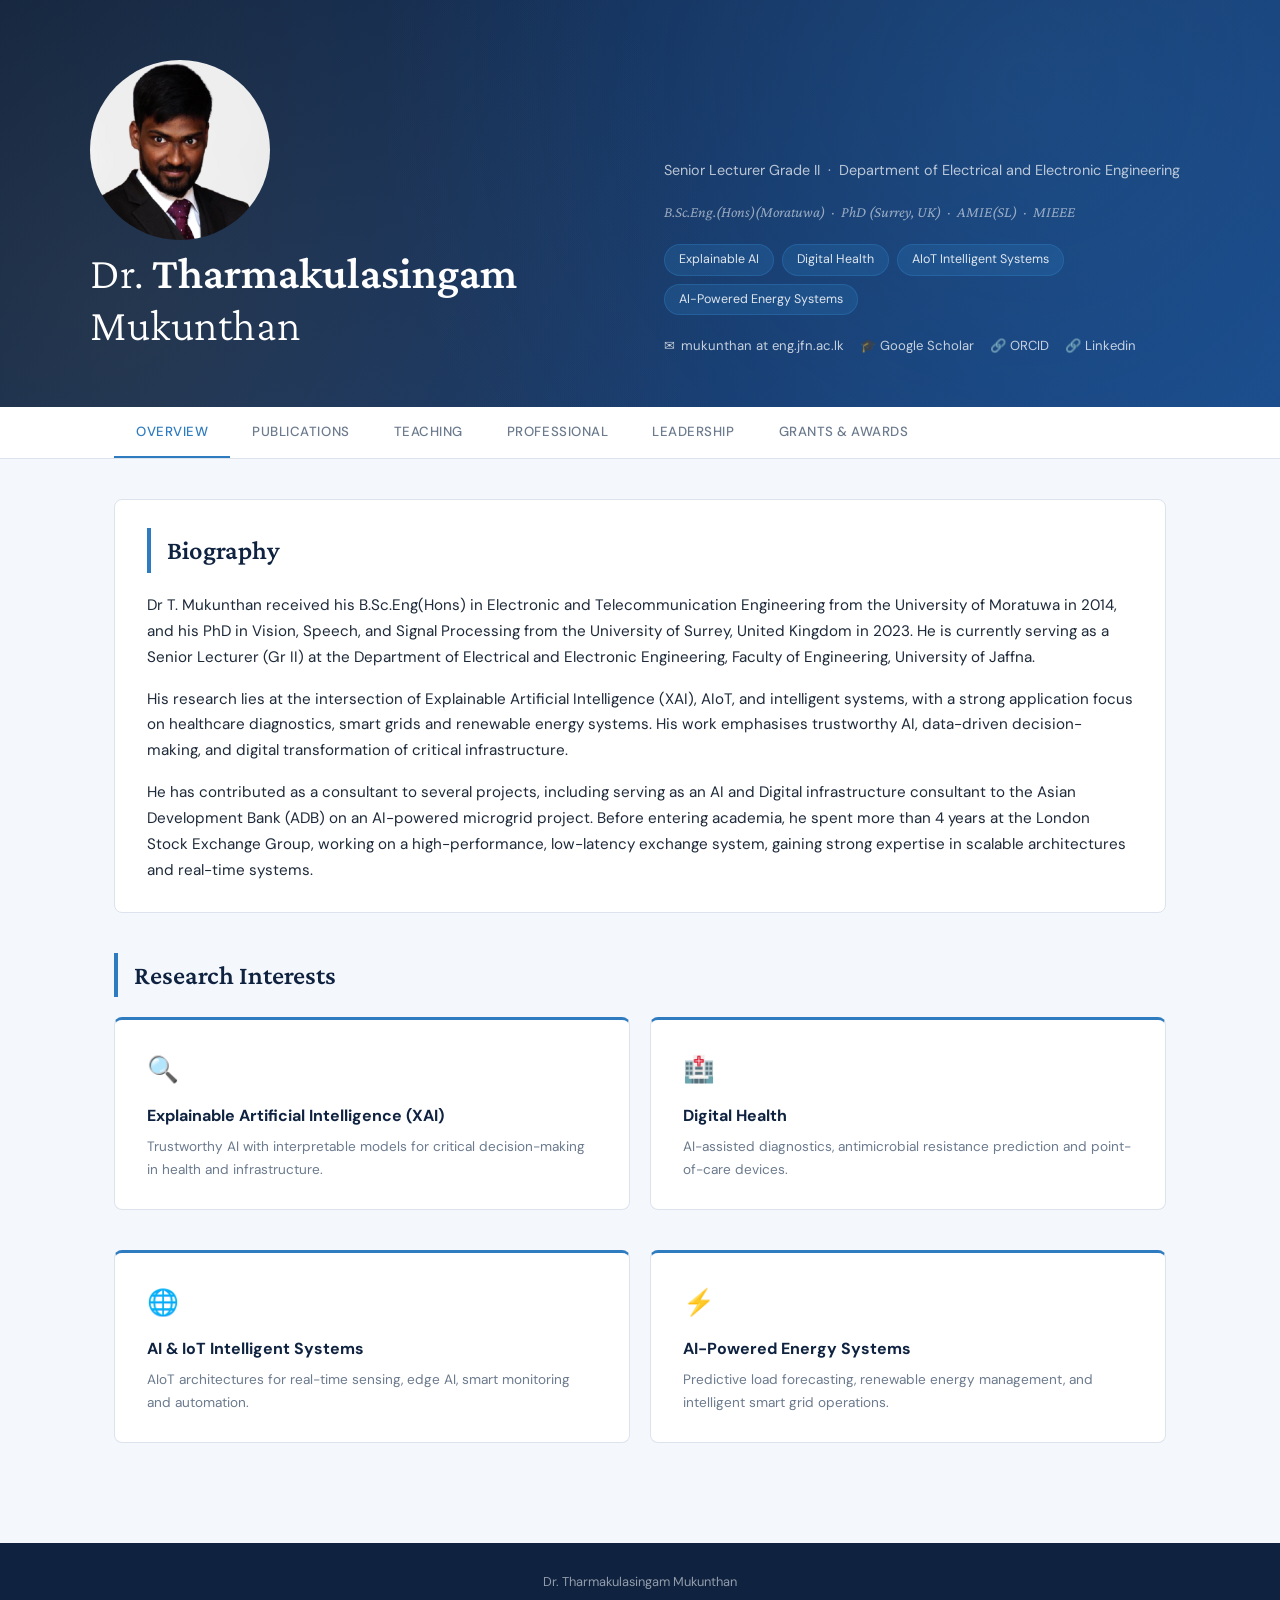
<file: index.html>
<!DOCTYPE html>
<script src="assets/main.js"></script>
<html lang="en">
<head>
  <meta charset="UTF-8" />
  <meta name="viewport" content="width=device-width, initial-scale=1.0" />
  <title>Dr. T. Mukunthan – Senior Lecturer, University of Jaffna</title>

  <!-- Google Fonts -->
  <link rel="preconnect" href="https://fonts.googleapis.com" />
  <link rel="preconnect" href="https://fonts.gstatic.com" crossorigin />
  <link href="https://fonts.googleapis.com/css2?family=Crimson+Pro:ital,wght@0,300;0,400;0,600;1,400&family=DM+Sans:wght@300;400;500;600&display=swap" rel="stylesheet" />

  <!-- Stylesheet -->
  <link rel="stylesheet" href="assets/style.css" />
</head>
<body>

<!-- ── NAVBAR ── -->
<!--
<nav>
  <div class="nav-inner">
    <a class="nav-logo" href="#">Dr. T. <span>Mukunthan</span></a>
    
    <ul class="nav-links">
      <li><a href="#" onclick="return switchTab('brief')"        id="nav-brief"        class="active">Overview</a></li>
      <li><a href="#" onclick="return switchTab('publications')" id="nav-publications">Publications</a></li>
      <li><a href="#" onclick="return switchTab('teaching')"     id="nav-teaching">Teaching</a></li>
      <li><a href="#" onclick="return switchTab('professional')" id="nav-professional">Professional</a></li>
      <li><a href="#" onclick="return switchTab('admin')"        id="nav-admin">Leadership</a></li>
      <li><a href="#" onclick="return switchTab('grants')"       id="nav-grants">Grants &amp; Awards</a></li>
    </ul>
   
  </div>
</nav>
-->

<!-- ── HERO ── -->
<div class="hero">
  <div class="hero-inner">
    <div class="hero-info">
     <!-- Profile Photo -->  
    <div class="hero-photo">
      <img src="images/Mukun.png" alt="Dr.T.Mukunthan">
    </div>
      <div class="hero-name">Dr. <strong>Tharmakulasingam</strong><br>Mukunthan</div>
    </div>
    <div class="hero-info">
      <div class="hero-title">Senior Lecturer Grade II &nbsp;·&nbsp; Department of Electrical and Electronic Engineering</div>
      <div class="hero-quals">B.Sc.Eng.(Hons)(Moratuwa) &nbsp;·&nbsp; PhD (Surrey, UK) &nbsp;·&nbsp; AMIE(SL) &nbsp;·&nbsp; MIEEE</div>
      <div class="hero-tags">
        <span class="hero-tag">Explainable AI</span>
        <span class="hero-tag">Digital Health</span>
        <span class="hero-tag">AIoT Intelligent Systems</span>
        <span class="hero-tag">AI-Powered Energy Systems</span>
      </div>
      <div class="hero-contacts">
        <a href="/cdn-cgi/l/assets#721f0719071c061a131c32171c155c18141c5c13115c1e19">✉ <span class="__cf_email__" data-cfemail="c9a4bca2bca7bda1a8a789aca7aee7a3afa7e7a8aae7a5a2">mukunthan at eng.jfn.ac.lk</span></a>
        <a href="https://scholar.google.com/citations?user=EKVOAysAAAAJ&hl=en&inst=15262737669262836719" target="_blank">🎓 Google Scholar</a>
        <a href="https://orcid.org/0000-0002-2081-7865" target="_blank">🔗 ORCID</a>
        <a href="https://www.linkedin.com/in/mukunthant/" target="_blank">🔗 Linkedin</a>
      </div>
    </div>
  </div>
</div>

<!-- ── TAB BAR ── -->
<div class="tabs-bar">
  <div class="tabs-inner">
    <button class="tab-btn active" id="tab-brief"        onclick="switchTab('brief')">Overview</button>
    <button class="tab-btn"        id="tab-publications" onclick="switchTab('publications')">Publications</button>
    <button class="tab-btn"        id="tab-teaching"     onclick="switchTab('teaching')">Teaching</button>
    <button class="tab-btn"        id="tab-professional" onclick="switchTab('professional')">Professional</button>
    <button class="tab-btn"        id="tab-admin"        onclick="switchTab('admin')">Leadership</button>
    <button class="tab-btn"        id="tab-grants"       onclick="switchTab('grants')">Grants &amp; Awards</button>
  </div>
</div>

<!-- ── MAIN CONTENT ── -->
<main>

  <!-- ════════════════════════════════════ BRIEF ════════ -->
  <div class="tab-panel active" id="panel-brief">

    <div class="card">
      <h2 class="section-heading" style="margin-top:0">Biography</h2>
      <p style="font-size:0.95rem; margin-bottom:16px;">
        Dr T. Mukunthan received his B.Sc.Eng(Hons) in Electronic and Telecommunication Engineering from the
        University of Moratuwa in 2014, and his PhD in Vision, Speech, and Signal Processing from the
        University of Surrey, United Kingdom in 2023. He is currently serving as a Senior Lecturer (Gr II)
        at the Department of Electrical and Electronic Engineering, Faculty of Engineering, University of Jaffna.
      </p>
      <p style="font-size:0.95rem; margin-bottom:16px;">
        His research lies at the intersection of Explainable Artificial Intelligence (XAI), AIoT, and
        intelligent systems, with a strong application focus on healthcare diagnostics, smart grids and
        renewable energy systems. His work emphasises trustworthy AI, data-driven decision-making, and
        digital transformation of critical infrastructure.
      </p>
      <p style="font-size:0.95rem;">
        He has contributed as a consultant to several projects, including serving as an AI and Digital
        infrastructure consultant to the Asian Development Bank (ADB) on an AI-powered microgrid project.
        Before entering academia, he spent more than 4 years at the London Stock Exchange Group, working on
        a high-performance, low-latency exchange system, gaining strong expertise in scalable architectures and real-time systems.
      </p>
    </div>

    <h2 class="section-heading">Research Interests</h2>
    <div class="grid-2">
      <div class="card interest">
        <div class="icon">🔍</div>
        <h3>Explainable Artificial Intelligence (XAI)</h3>
        <p>Trustworthy AI with interpretable models for critical decision-making in health and infrastructure.</p>
      </div>
      <div class="card interest">
        <div class="icon">🏥</div>
        <h3>Digital Health</h3>
        <p>AI-assisted diagnostics, antimicrobial resistance prediction and point-of-care devices.</p>
      </div>
      <div class="card interest">
        <div class="icon">🌐</div>
        <h3>AI &amp; IoT Intelligent Systems</h3>
        <p>AIoT architectures for real-time sensing, edge AI, smart monitoring and automation.</p>
      </div>
      <div class="card interest">
        <div class="icon">⚡</div>
        <h3>AI-Powered Energy Systems</h3>
        <p>Predictive load forecasting, renewable energy management, and intelligent smart grid operations.</p>
      </div>
    </div>

    <!--
    <h2 class="section-heading">Timeline</h2>
    <div class="timeline-wrap">

      
      <div class="tl-row">
        <div class="tl-side tl-left">
          <div class="tl-card">
            <div class="tl-tag">📄 Publication</div>
            <h4>eBioMedicine – Lung Cancer Multimodal Fusion</h4>
            <p>CT deep learning, radiomics &amp; immune profiles for lung cancer diagnosis</p>
          </div>
        </div>
        <div class="tl-center">
          <div class="tl-dot"></div>
          <div class="tl-date">Mar<br>2026</div>
        </div>
        <div class="tl-side tl-right"></div>
      </div>

     
      <div class="tl-row">
        <div class="tl-side tl-left"></div>
        <div class="tl-center">
          <div class="tl-dot"></div>
          <div class="tl-date">Feb<br>2026</div>
        </div>
        <div class="tl-side tl-right">
          <div class="tl-card">
            <div class="tl-tag">📋 Consultancy</div>
            <h4>BOI Feasibility Study Report Submitted</h4>
            <p>Infrastructure readiness for 5 new BOI investment zones: Paranthan, Mankulam, Kankesanthurai, Trincomalee &amp; Iranavila</p>
          </div>
        </div>
      </div>

      
      <div class="tl-row">
        <div class="tl-side tl-left">
          <div class="tl-card">
            <div class="tl-tag">🔬 Grant</div>
            <h4>Co-PI – NSF Grant</h4>
            <p>LKR 4.8M – Portable Emission Measurement Device</p>
          </div>
        </div>
        <div class="tl-center">
          <div class="tl-dot"></div>
          <div class="tl-date">Jan<br>2026</div>
        </div>
        <div class="tl-side tl-right"></div>
      </div>

     
      <div class="tl-row">
        <div class="tl-side tl-left"></div>
        <div class="tl-center">
          <div class="tl-dot"></div>
          <div class="tl-date">Jan<br>2026</div>
        </div>
        <div class="tl-side tl-right">
          <div class="tl-card">
            <div class="tl-tag">🎤 Conference Papers</div>
            <h4>4 Papers – IEEE ICIIS 2025</h4>
            <p>Leaf disease detection, fire detection, asthma stethoscope, diabetic retinopathy</p>
          </div>
        </div>
      </div>

      
      <div class="tl-row">
        <div class="tl-side tl-left">
          <div class="tl-card">
            <div class="tl-tag">💶 Grant</div>
            <h4>ERASMUS+ ENSURE – Project Coordinator</h4>
            <p>EUR 61,579 – NetZero Skills for Sri Lanka (7 national &amp; 4 international partners)</p>
          </div>
        </div>
        <div class="tl-center">
          <div class="tl-dot"></div>
          <div class="tl-date">Dec<br>2025</div>
        </div>
        <div class="tl-side tl-right"></div>
      </div>

     
      <div class="tl-row">
        <div class="tl-side tl-left"></div>
        <div class="tl-center">
          <div class="tl-dot"></div>
          <div class="tl-date">2026</div>
        </div>
        <div class="tl-side tl-right">
          <div class="tl-card">
            <div class="tl-tag">📚 Book Chapter</div>
            <h4>Digital Transformation for the Green Energy Transition in Sri Lanka</h4>
            <p>YSF Thematic Publication 2026, National Science &amp; Technology Commission</p>
          </div>
        </div>
      </div>

      
      <div class="tl-row">
        <div class="tl-side tl-left">
          <div class="tl-card">
            <div class="tl-tag">📄 Publication</div>
            <h4>IEEE Access – AI-Driven Demand Prediction</h4>
            <p>Smart grid demand prediction using AI for intelligent energy operations</p>
          </div>
        </div>
        <div class="tl-center">
          <div class="tl-dot"></div>
          <div class="tl-date">2025</div>
        </div>
        <div class="tl-side tl-right"></div>
      </div>

     
      <div class="tl-row">
        <div class="tl-side tl-left"></div>
        <div class="tl-center">
          <div class="tl-dot"></div>
          <div class="tl-date">May<br>2024</div>
        </div>
        <div class="tl-side tl-right">
          <div class="tl-card">
            <div class="tl-tag">⚡ Consultancy</div>
            <h4>ADB – AI &amp; Digital Infrastructure Consultant</h4>
            <p>AI-Powered Smart Grid Pilot with LECO &amp; three national Engineering Faculties</p>
          </div>
        </div>
      </div>

    </div>
    -->
  </div><!-- /panel-brief -->

  <!-- ════════════════════════════════════ PUBLICATIONS ════ -->
  <div class="tab-panel" id="panel-publications">

    <div class="subsection-heading">📚 Book Chapter</div>
    <div class="card">
      <div class="pub-item">
        <p class="pub-title">Digital Transformation for the Green Energy Transition in Sri Lanka</p>
        <p class="pub-authors">G. Dilushan, Y. Pirunthapan, and <strong>M. Tharmakulasingam</strong></p>
        <p class="pub-venue">Multidisciplinary Approaches for National Development in Sri Lanka through Advances in Science and Green Technology, YSF Thematic Publication 2026, p. 722</p>
        <a href="https://drive.google.com/file/d/1xPeMi8uc4D3ng4xp-pRV5NkkUjRO4fua/view" target="_blank">Book Link ↗</a></p>
      </div>
    </div>

    <div class="subsection-heading">📄 Journal Articles</div>
    <div class="card">
      <div class="pub-item">
        <p class="pub-title">Deep Learning-Based Regional Electricity Demand Prediction Using Smart Meter Data in Sri Lanka</p>
        <p class="pub-authors">Jayathilaka, N. M. R. K. and Warnasooriya, D. J. S. and Nagarajah, Kopisankar and  <strong>M. Tharmakulasingam</strong> and Jalini, S. and Logeeshan, V. and Wanigasekara, Chathura</p>
        <p class="pub-venue">IEEE Access, 2025</p>
        <p class="pub-doi">doi.org/10.1109/access.2026.3677106</p>
      </div>
      <div class="pub-item">
        <p class="pub-title">Fusing data from CT deep learning, CT radiomics and peripheral blood immune profiles to diagnose lung cancer in a cohort of patients experiencing symptoms</p>
        <p class="pub-authors">R. Mustapha, B. Ganeshan, S. Ellis, L. Dolcetti, <strong>M. Tharmakulasingam</strong>, et al.</p>
        <p class="pub-venue">eBioMedicine, vol. 125, p. 106173, 2026</p>
        <p class="pub-doi">doi.org/10.1016/j.ebiom.2026.106173</p>
      </div>
       <div class="pub-item">
        <p class="pub-title">Mapping the evidence of the effects of environmental factors on the prevalence of antibiotic resistance in the non-built environment</p>
        <p class="pub-authors">I. Deza-Cruz, A. de Menezes, B. Gardner, [...] <strong>M. Tharmakulasingam</strong>, et al.</p>
        <p class="pub-venue">Environment International, vol. 202, p. 109634, 2025</p>
        <p class="pub-doi">doi.org/10.1016/j.envint.2025.109634</p>
      </div>
      <div class="pub-item">
        <p class="pub-title">TransAMR: An Interpretable Transformer Model for Accurate Prediction of Antimicrobial Resistance Using Antibiotic Administration Data</p>
        <p class="pub-authors"><strong>M. Tharmakulasingam</strong>, W. Wang, M. Kerby, R. L. Ragione and A. Fernando</p>
        <p class="pub-venue">IEEE Access, vol. 11, pp. 75337–75350, 2023</p>
        <p class="pub-doi">doi.org/10.1109/ACCESS.2023.3296221</p>
      </div>
      <div class="pub-item">
        <p class="pub-title">An in silico drug repurposing pipeline to identify drugs with the potential to inhibit SARS-CoV-2 replication</p>
        <p class="pub-authors">MacMahon M, Hwang W, Yim S, [...] <strong>Tharmakulasingam M</strong>, et al.</p>
        <p class="pub-venue">Informatics in Medicine Unlocked, vol. 43, no. 101387, 2023</p>
        <p class="pub-doi">doi.org/10.1016/j.imu.2023.101387</p>
      </div>
      <div class="pub-item">
        <p class="pub-title">VIDIIA Hunter diagnostic platform: a low-cost, smartphone connected, artificial intelligence-assisted COVID-19 rapid diagnostics approved for medical use in the UK</p>
        <p class="pub-authors">Poirier A.C, [...] <strong>Tharmakulasingam M</strong>, et al.</p>
        <p class="pub-venue">Frontiers in Molecular Biosciences, 2023</p>
        <p class="pub-doi">doi.org/10.3389/fmolb.2023.1325104</p>
      </div>
      <div class="pub-item">
        <p class="pub-title">Explainable deep learning approach for multilabel classification of antimicrobial resistance with missing labels</p>
        <p class="pub-authors"><strong>M. Tharmakulasingam</strong>, B. Gardner, R. La Ragione and A. Fernando</p>
        <p class="pub-venue">IEEE Access, vol. 10, pp. 113073–113085</p>
        <p class="pub-doi">doi.org/10.1109/ACCESS.2022.3216896</p>
      </div>
      <div class="pub-item">
        <p class="pub-title">Rectified Classifier Chains for Prediction of Antibiotic Resistance from Multi-labelled Data with Missing Labels</p>
        <p class="pub-authors"><strong>M. Tharmakulasingam</strong>, B. Gardner, R. La Ragione and A. Fernando</p>
        <p class="pub-venue">IEEE/ACM Transactions on Computational Biology and Bioinformatics, vol. 20, pp. 625–636</p>
        <p class="pub-doi">doi.org/10.1109/TCBB.2022.3148577</p>
      </div>
       <div class="pub-item">
        <p class="pub-title">Mapping the evidence of the effects of environmental factors on the prevalence of antibiotic resistance in the non-built environment: Protocol for a systematic evidence map</p>
        <p class="pub-authors">Gardner B., Betson M., [...] <strong>Tharmakulasingam, M.</strong>, et al.</p>
        <p class="pub-venue">Environment International, 2022</p>
        <p class="pub-doi">doi.org/10.1016/j.envint.2022.107707</p>
      </div>
       <div class="pub-item">
        <p class="pub-title">An Artificial Intelligence-Assisted Portable Low-Cost Device for the Rapid Detection of SARS-CoV-2</p>
        <p class="pub-authors"><strong>M. Tharmakulasingam</strong>, N.S. Chaudhry, M. Branavan, W. Balachandran, et al.</p>
        <p class="pub-venue">Electronics, vol. 10, no. 17, 2021</p>
        <p class="pub-doi">doi.org/10.3390/electronics10172065</p>
      </div>
      <div class="pub-item">
        <p class="pub-title">Artificial Intelligence-Assisted Loop Mediated Isothermal Amplification (ai-LAMP) for Rapid and Reliable Detection of SARS-CoV-2</p>
        <p class="pub-authors">M.A. Rohaim, E. Clayton, [...] <strong>M. Tharmakulasingam</strong>, et al.</p>
        <p class="pub-venue">Viruses, vol. 12, no. 9, 2020</p>
        <p class="pub-doi">doi.org/10.3390/v12090972</p>
      </div>
       <div class="pub-item">
        <p class="pub-title">A blockchain-based database management system</p>
        <p class="pub-authors">S. Jeyakumar, <strong>M. Tharmakulasingam</strong>, and V. Muthukkumarasamy</p>
        <p class="pub-venue">The Knowledge Engineering Review, Cambridge University Press, vol. 35, p. e20, 2020</p>
         <p class="pub-doi">doi.org/10.1017/S0269888920000302</p>
      </div>
      <div class="pub-item">
        <p class="pub-title">A Portable Remote Medical Consultation System for the Use of Distant Rural Communities</p>
        <p class="pub-authors">S.P. Kumarawadu, N.D. Nanayakkara, B. Thavaneswaran, <strong>M. Tharmakulsingam</strong>, et al.</p>
        <p class="pub-venue">Rajshahi University Journal of Science and Engineering, vol. 43, pp. 81–87, 2015</p>
      </div>
    </div>

    <div class="subsection-heading">🎤 Selected Conference Papers</div>
    <div class="card">
      <div class="pub-item">
        <p class="pub-title">A Lightweight Modular Pipeline for Edge-Optimized Leaf Disease Detection</p>
        <p class="pub-authors">R. Radhakrishnan, M. A. Messiyas, and <strong>M. Tharmakulasingam</strong></p>
        <p class="pub-venue">2025 IEEE 19th International Conference on Industrial and Information Systems (ICIIS), Peradeniya, Sri Lanka, 2026, pp. 395–400</p>
        <p class="pub-doi">doi.org/10.1109/ICIIS69028.2026.11450780 &nbsp;·&nbsp; <a href="https://ieeexplore.ieee.org/document/11450780" target="_blank">IEEE Xplore ↗</a></p>
      </div>
      <div class="pub-item">
        <p class="pub-title">AI Powered Wireless Stethoscope for Real-Time Asthma Detection</p>
        <p class="pub-authors">M. Ravindran, D. Rasa Kumara, R. Krishnarajah, S. Gunaseelan, N. Sivapaskaran, and <strong>M. Tharmakulasingam</strong></p>
        <p class="pub-venue">2025 IEEE 19th International Conference on Industrial and Information Systems (ICIIS), Peradeniya, Sri Lanka, 2026</p>
        <p class="pub-doi">doi.org/10.1109/ICIIS69028.2026.11450865 &nbsp;·&nbsp; <a href="https://ieeexplore.ieee.org/document/11450865" target="_blank">IEEE Xplore ↗</a></p>
      </div>
      <div class="pub-item">
        <p class="pub-title">Wi-Fi CSI Based Indoor Fire Detection System</p>
        <p class="pub-authors">J. Weckasinghe, S. Thayaparan, and <strong>M. Tharmakulasingam</strong></p>
        <p class="pub-venue">2025 IEEE 19th International Conference on Industrial and Information Systems (ICIIS), Peradeniya, Sri Lanka, 2026</p>
        <p class="pub-doi">doi.org/10.1109/ICIIS69028.2026.11450881 &nbsp;·&nbsp; <a href="https://ieeexplore.ieee.org/abstract/document/11450881" target="_blank">IEEE Xplore ↗</a></p>
      </div>
      <div class="pub-item">
        <p class="pub-title">Deep Learning-Based Real-Time Sign Language Translation System for Telehealth Applications</p>
        <p class="pub-authors">Gunarathna L.P.N; Somarathna S.V.A.P.K, and <strong>T.Mukunthan</strong></p>
        <p class="pub-venue">2025 IEEE 19th International Conference on Industrial and Information Systems (ICIIS), Peradeniya, Sri Lanka, 2026</p>
        <p class="pub-doi">doi.org/10.1109/ICIIS69028.2026.11450644 &nbsp;·&nbsp; <a href="https://ieeexplore.ieee.org/abstract/document/11450644" target="_blank">IEEE Xplore ↗</a></p>
      </div>
       <div class="pub-item">
        <p class="pub-title">Predictive Air Quality Monitoring System with Adaptive Sampling and 4G LTE</p>
        <p class="pub-authors">S. Kogulshiyam, P. Whyshnavi, R. Yesindan, R. Valluvan, T. Thiruvaran, and <strong>T. Mukunthan</strong></p>
        <p class="pub-venue">6th International Conference on Advanced Research in Computing (ICARC), Sabaragamuwa University of Sri Lanka, Feb. 2026</p>
        <p class="pub-doi">doi.org/10.1109/ICARC68737.2026.11453560 &nbsp;·&nbsp; <a href="http://ieeexplore.ieee.org/document/11453560" target="_blank">IEEE Xplore ↗</a></p>
      </div>
      <div class="pub-item">
        <p class="pub-title">Modified Boundary Scan Cell for Faster Continuous Monitoring</p>
        <p class="pub-authors">S. M. A. Hemal, S. Thayaparan and <strong>M. Tharmakulasingam</strong></p>
        <p class="pub-venue">2025 Moratuwa Engineering Research Conference (MERCon), pp. 66–71</p>
        <p class="pub-doi">doi.org/10.1109/MERCon67903.2025.11217119 &nbsp;·&nbsp; <a href="https://ieeexplore.ieee.org/document/11217119" target="_blank">IEEE Xplore ↗</a></p>
      </div>
      <div class="pub-item">
        <p class="pub-title">NB-AirStream: Advancing Air Quality Monitoring with LoRa and NB-IoT Integration</p>
        <p class="pub-authors">R. Yesindan, S. Sangiya, R. Valluvan, <strong>T. Mukunthan</strong>, K. Ahilan, and M. Pravina</p>
        <p class="pub-venue">2024 IEEE International Conference on Electronics, Computing and Communication Technologies (CONECCT)</p>
        <p class="pub-doi">doi.org/10.1109/CONECCT62155.2024.10677140 &nbsp;·&nbsp; <a https://ieeexplore.ieee.org/document/10677140" target="_blank">IEEE Xplore ↗</a></p>
      </div>
       <div class="pub-item">
        <p class="pub-title">Backward Feature Elimination for Accurate Pathogen Recognition Using Portable Electronic Nose</p>
        <p class="pub-authors"><strong>M. Tharmakulasingam</strong>, C. Topal, A. Fernando, and R. La Ragione</p>
        <p class="pub-venue">2020 IEEE International Conference on Consumer Electronics (ICCE), pp. 1–5</p>
        <p class="pub-doi">doi.org/10.1109/ICCE46568.2020.9043043 &nbsp;·&nbsp; <a https://ieeexplore.ieee.org/document/9043043" target="_blank">IEEE Xplore ↗</a></p>
      </div>
      <div class="pub-item">
        <p class="pub-title">Improved Pathogen Recognition using Non-Euclidean Distance Metrics and Weighted kNN</p>
        <p class="pub-authors"><strong>M. Tharmakulasingam</strong>, C. Topal, A. Fernando, and R. La Ragione</p>
        <p class="pub-venue">2019 6th International Conference on Biomedical and Bioinformatics Engineering, pp. 118–124</p>
        <p class="pub-doi">doi.org/10.1145/3375923.3375956  &nbsp;·&nbsp; <a https://dl.acm.org/doi/10.1145/3375923.3375956" target="_blank">Link ↗</a></p>
      </div>
       <div class="pub-item">
        <p class="pub-title">GAN-Based Leaf Image Inpainting for Occlusion Recovery</p>
        <p class="pub-authors">R. Roycetheeban, A. M. Mathushanth, and <strong>M. Tharmakulasingam</strong></p>
        <p class="pub-venue">2nd International Conference on Digital Technologies for Sustainable Agriculture, Kilinochchi, Sri Lanka, 2025</p>
      </div>
      <div class="pub-item">
        <p class="pub-title">Deep Learning Models for Automatic Diabetic Retinopathy Diagnosis</p>
        <p class="pub-authors">N. Rajendran and <strong>M. Tharmakulasingam</strong></p>
        <p class="pub-venue">2025 IEEE 19th International Conference on Industrial and Information Systems (ICIIS), Peradeniya, Sri Lanka, 2026</p>
        <p class="pub-doi">·&nbsp; <a href="https://www.eng.jfn.ac.lk/ice/wp-content/uploads/2024/11/Paper11.pdf" target="_blank">Link↗</a></p>
      </div>
      <div class="pub-item">
        <p class="pub-title">Blockchain-based Database Management System for IoT Applications Connected with Cloud</p>
        <p class="pub-authors"><strong>M. Tharmakulasingam</strong>, S. Jeyakumar, and V. Muthukkumarasamy</p>
        <p class="pub-venue">3rd Symposium on Distributed Ledger Technology, Griffith University, 2018</p>
      </div>
    </div>

    <div class="subsection-heading">📋 Selected Abstract</div>
    <div class="card">
      <div class="pub-item">
        <p class="pub-title">Multimodal Signatures for Enhanced Lung Cancer Detection and Interpretability</p>
        <p class="pub-authors"><strong>M. Tharmakulasingam</strong>, R. Mustapha, B. Ganeshan, S. Ellis, L. Dolcetti, et al.</p>
        <p class="pub-venue">The Early Detection of Cancer Conference, CRUK, 2023</p>
      </div>
    </div>
  </div><!-- /panel-publications -->

  <!-- ════════════════════════════════════ TEACHING ════════ -->
  <div class="tab-panel" id="panel-teaching">

    <h2 class="section-heading">University of Jaffna</h2>
    <div class="grid-2">
      <div class="card">
        <div class="subsection-heading" style="margin-top:0">Lecturing</div>
        <ul class="styled-list">
          <li>Wireless and Mobile Communications (2023–Present)</li>
          <li>Modern Mobile Communication Architecture and Applications (2023–Present)</li>
          <li>Communication Network Design (2025–Present)</li>
          <li>Optical Communication (2018, 2025–Present)</li>
          <li>Introduction to Electronics and Instrumentation (2018, 2025)</li>
          <li>Electrical and Electronic Engineering Design Proficiency (2023–Present)</li>
        </ul>
      </div>
      <div class="card">
        <div class="subsection-heading" style="margin-top:0">Design &amp; Project Coordination</div>
        <ul class="styled-list">
          <li>EEE Research Project I, II, III (2024–Present)</li>
          <li>EEE Design Proficiency (2023–Present)</li>
          <li>Design and Prototyping (2026)</li>
          <li>Supervising AI and IoT-related undergraduate projects</li>
        </ul>
      </div>
    </div>

    <h2 class="section-heading">University of Surrey</h2>
    <div class="card">
      <div class="grid-2">
        <div>
          <div class="subsection-heading" style="margin-top:0">Tutor / Lab Demonstrator</div>
          <ul class="styled-list">
            <li>Advanced Signal Processing (Tutor)</li>
            <li>Electronics Lab (Lab Demonstrator)</li>
            <li>Level 2 Teambuilding Workshop</li>
            <li>Computer and Digital Logic (Python Lab)</li>
            <li>C++ and Object-Oriented Design</li>
            <li>Fundamentals of Digital Signal Processing</li>
          </ul>
        </div>
        <div>
          <div class="subsection-heading" style="margin-top:0">Master Projects Co-supervised</div>
          <ul class="styled-list">
            <li>Transfer Learning for Diabetic Retinopathy Detection</li>
            <li>Exploring BioBERT in the Generation of Radiology Reports from Chest X-Rays</li>
            <li>Glaucoma Prediction Based on Retina Images</li>
          </ul>
        </div>
      </div>
    </div>

    <h2 class="section-heading">Visiting Lectures</h2>
    <div class="card">
      <div class="exp-row">
        <div class="exp-date">2025</div>
        <div class="exp-body">
          <h4>IoT and Embedded Systems</h4>
          <p>Dept. of Information and Communication Technology, Uva Wellassa University of Sri Lanka</p>
        </div>
      </div>
      <div class="exp-row">
        <div class="exp-date">2024–2025</div>
        <div class="exp-body">
          <h4>IoT in Emerging Trends in Computer Science</h4>
          <p>Dept. of Computer Science, Faculty of Science, University of Jaffna</p>
        </div>
      </div>
      <div class="exp-row">
        <div class="exp-date">2017</div>
        <div class="exp-body">
          <h4>Network Application Design, Human-Computer Interaction</h4>
          <p>Dept. of Computer Engineering, Faculty of Engineering, University of Jaffna</p>
        </div>
      </div>
    </div>

    <h2 class="section-heading">Other (Voluntary)</h2>
    <div class="card">
      <ul class="styled-list">
        <li>Resource Person for free Data Science certificate course, UKI (2025)</li>
        <li>Resource Person for free industrial AIoT Bootcamp by Senzmate – Generative AI and LLMs in Practice: From Theory to Applications (2024)</li>
      </ul>
    </div>
  </div><!-- /panel-teaching -->

  <!-- ════════════════════════════════════ PROFESSIONAL ═══ -->
  <div class="tab-panel" id="panel-professional">

    <h2 class="section-heading">Consulting &amp; Advisory</h2>
    <div class="card">
      <div class="exp-row">
        <div class="exp-date">2024–2026</div>
        <div class="exp-body">
          <h4>AI and Digital Infrastructure Consultant – Asian Development Bank (ADB)</h4>
          <p>AI-Powered Smart Grid Pilot Implementation: AI-based grid control and market model in collaboration with LECO and three national Engineering Faculties. Focuses on predictive load forecasting, renewable energy management, and intelligent market operations.</p>
        </div>
      </div>
      <div class="exp-row">
        <div class="exp-date">Sep 2025 – Feb 2026</div>
        <div class="exp-body">
          <h4>BOI Infrastructure Consultant</h4>
          <p>Feasibility study on infrastructure readiness (power systems, water supply, road network) to support five new BOI investment zones: Paranthan, Mankulam, Kankesanthurai, Trincomalee, and Iranavila.</p>
        </div>
      </div>
      <div class="exp-row">
        <div class="exp-date">2020–2026</div>
        <div class="exp-body">
          <h4>Machine Learning Consultant – Senzmate</h4>
          <p>AI models for predictive maintenance, vegetable price forecasting, anomaly detection in warehouses, and GAN-based hair restyle projects.</p>
        </div>
      </div>
    </div>

    <h2 class="section-heading">Research Engagement</h2>
    <div class="card">
      <div class="exp-row">
        <div class="exp-date">Sep 2022 – Jun 2023</div>
        <div class="exp-body">
          <h4>Research Associate – Comprehensive Cancer Centre, King's College London</h4>
          <p>Developed multimodal data analysis to detect lung cancer using exosomes, radiomics, and immune data.</p>
        </div>
      </div>
      <div class="exp-row">
        <div class="exp-date">Feb 2019 – Sep 2022</div>
        <div class="exp-body">
          <h4>Post Graduate Researcher (PhD) – CVSSP, University of Surrey</h4>
          <p>Collaborated on AI-Assisted Portable Device for SARS-CoV-2 detection (Lancaster, Brunel, Vidiia); Low-Cost Portable Molecular Diagnostic Platform for Poultry Pathogens (LMDP); CONTENT4ALL project for sign language broadcasting.</p>
        </div>
      </div>
    </div>

    <h2 class="section-heading">Industry Roles</h2>
    <div class="card">
      <div class="exp-row">
        <div class="exp-date">Apr 2017 – Apr 2018</div>
        <div class="exp-body">
          <h4>Specialist Software Engineer – London Stock Exchange Group</h4>
          <p>C++, Agile, Python, Oracle DB, OOP, Design Patterns, Performance Improvement, Fault Tolerance, Behaviour-driven development.</p>
        </div>
      </div>
      <div class="exp-row">
        <div class="exp-date">Apr 2016 – Mar 2017</div>
        <div class="exp-body">
          <h4>Senior Software Engineer – London Stock Exchange Group</h4>
          <p>C++, Python, PL/SQL, JAVA, Oracle DB, FIX Protocol, Design Patterns, Fault Tolerance.</p>
        </div>
      </div>
      <div class="exp-row">
        <div class="exp-date">Apr 2014 – Mar 2016</div>
        <div class="exp-body">
          <h4>Software Engineer – MillenniumIT, London Stock Exchange Group</h4>
          <p>C++, Perl scripting, PL/SQL, Oracle DB, Java, OOP, FIX to FPML test tool development.</p>
        </div>
      </div>
    </div>
  </div><!-- /panel-professional -->

  <!-- ════════════════════════════════════ ADMIN ═══════════ -->
  <div class="tab-panel" id="panel-admin">

    <h2 class="section-heading">University of Jaffna – Administrative Roles</h2>
    <div class="card">
      <ul class="styled-list">
        <li>Deputy Proctor, Faculty of Engineering (2023 Aug – Present)</li>
        <li>Career Guidance Coordinator, Faculty of Engineering (Dec 2024 – Present)</li>
        <li>Coordinator, Renewable Energy Park, University of Jaffna (2024 Aug – Present)</li>
        <li>Member, Sports Advisory Board, University of Jaffna (Feb 2025 – Present)</li>
        <li>Faculty Board Representative to the Senate (Jan 2024 – Present)</li>
        <li>Member, Social Reconciliation Centre (SRC) (2025 Aug – Present)</li>
        <li>IESL Liaison Officer, Faculty of Engineering (2025 – Present)</li>
        <li>Coordinator, SLT–University of Jaffna MoU and Collaboration (2023 Aug – 2024 Dec)</li>
        <li>Coordinator, LECO–University of Jaffna MoU and Collaboration (2024 – Present)</li>
        <li>Coordinator, Mindox–University of Jaffna MoU and Collaboration (2025 – Present)</li>
        <li>Senior Treasurer, Electrical and Electronic Engineering Society (EEES) (2024 Aug – Present)</li>
        <li>Internal Quality Assurance Cell member, Faculty of Engineering (Jul 2023 – Present)</li>
        <li>Academic Development and Planning Committee (ADPC) member, Faculty of Engineering (Aug 2025 – Present)</li>
      </ul>
    </div>

    <h2 class="section-heading">Conferences &amp; Events</h2>
    <div class="card">
      <ul class="styled-list">
        <li>Coordinator, Faculty of Engineering Career Fair (2025)</li>
        <li>Advisory Committee member, IEEE ComSoc Summer School Series, University of Jaffna (August 2025)</li>
        <li>Coordinator, Faculty Orientation Programme for new intake (2024)</li>
        <li>Finance Chair, 2nd International Conference on Digital Technologies and Sustainable Agriculture (May 2025)</li>
        <li>Program Leader, Shaping Futures Conference, Doctoral College, University of Surrey (Jun 2021)</li>
        <li>Co-chair, Local Organising Committee, 9th ICIAfS International Conference (Dec 2018)</li>
      </ul>
    </div>

    <h2 class="section-heading">Other Leadership</h2>
    <div class="card">
      <ul class="styled-list">
        <li>Students/Young Professionals Activities Coordinator, IEEE Signal Processing Society (SPS) Sri Lanka Section (2024 Jan – 2024 Dec)</li>
        <li>Lead Ambassador, IEEE R10 Adhoc Committee on Entrepreneurship and Innovation – Sri Lanka Section (2024)</li>
        <li>Reviewer: IEEE Journal of Biomedical and Health Informatics, IEEE Access, IET Biometrics Journal</li>
      </ul>
    </div>
  </div><!-- /panel-admin -->

  <!-- ════════════════════════════════════ GRANTS ══════════ -->
  <div class="tab-panel" id="panel-grants">

    <h2 class="section-heading">Research Grants</h2>

    <div class="award-card">
      <h4>ERASMUS+ Grant – ENSURE Project <span class="badge badge-blue">EUR 61,579</span></h4>
      <p>Project Coordinator for "Empowering NetZero Skills for Sri Lanka's Sustainable and Resilient Future (ENSURE)" in collaboration with seven national institutions and four international universities. Dec 2025 – Dec 2027.</p>
    </div>
    <div class="award-card">
      <h4>NSF Grant – Portable Emission Measurement Device <span class="badge badge-blue">LKR 4.8 Million</span></h4>
      <p>Co-PI for development of a portable emission measurement device. Jan 2026 – Dec 2026.</p>
    </div>
    <div class="award-card">
      <h4>UBL Research Grant – IoT Footfall &amp; Facial Recognition (RDC/AHEAD/RA3/JFN/UBL/CA/25) <span class="badge badge-blue">LKR 500,000</span></h4>
      <p>IoT-powered footfall and advanced facial recognition system with edge-AI deployment and prototype validation.</p>
    </div>
    <div class="award-card">
      <h4>UBL Research Grant – Explainable AI for Disease Prediction (RDC/AHEAD/RA3/JFN/UBL/CA/14) <span class="badge badge-blue">LKR 400,000</span></h4>
      <p>Explainable AI framework for disease prediction with advanced model interpretability techniques.</p>
    </div>

    <h2 class="section-heading">Awards &amp; Recognition</h2>

    <div class="subsection-heading">Individual</div>
    <div class="award-card">
      <h4>University of Surrey Studentship: CVSSP &amp; Zoetis <span class="badge badge-gold">Full Scholarship</span></h4>
      <p>Successfully secured a full scholarship with tuition fee and stipend to carry out PhD based on proposal. Jan 2019 – Mar 2022.</p>
    </div>
    <div class="award-card">
      <h4>Scholarship – Conception X Program <span class="badge badge-gold">Scholarship</span></h4>
      <p>Competitive deep-tech entrepreneurship program from leading UK PhD programs. Validated AI-based disease prediction tools, conducted market analysis, and developed startup business models. Mar 2022 – Nov 2022.</p>
    </div>
    <div class="award-card">
      <h4>Dialog Merit Scholarship for Academic Excellence <span class="badge badge-gold">1st in Jaffna District</span></h4>
      <p>Ranked 1st in Jaffna District for GCE Advanced Level Mathematics Stream 2008. August 2009.</p>
    </div>
    <div class="award-card">
      <h4>University Honours for Athletics – SLUG 2013</h4>
      <p>Represented the University of Moratuwa in Javelin Throw at SLUG-2013, where the university emerged as the overall champion.</p>
    </div>

    <div class="subsection-heading">Project Team Awards</div>
    <div class="award-card">
      <h4>Winner – MIT Hack4theFuture (AI &amp; Future of Healthcare track) <span class="badge badge-gold">Winner</span></h4>
      <p>Diabetic Retinopathy prediction product for personalised home diagnosis was selected as the winner. Nov 2020.</p>
    </div>
    <div class="award-card">
      <h4>Second Runner-up – McGinnis Venture Competition <span class="badge badge-gold">2nd Runner-up</span></h4>
      <p>E-carebetics prototype for predicting Retinopathy using XAI model, mobile app, and easy-to-build fundus camera with innovative illumination. Mar 2022.</p>
    </div>

    <div class="subsection-heading">Supervised Student Awards</div>
    <div class="award-card">
      <h4>IoT System for Indoor Air Quality Monitoring <span class="badge badge-gold">1st Place</span></h4>
      <p>First place in the IEEE IAS Undergraduate Student Design Contest.</p>
    </div>
    <div class="award-card">
      <h4>Intelligent Dental Care Kit <span class="badge badge-gold">Bronze</span></h4>
      <p>Bronze medal at the IEEE R10 HTC 2024 Innovation Challenge.</p>
    </div>
    <div class="award-card">
      <h4>AIoT Driven Green House Monitoring and Predictive Analysis</h4>
      <p>Selected to showcase in the Sri Lankan AI Expo under the University Category.</p>
    </div>

  </div><!-- /panel-grants -->

</main>

<!-- ── FOOTER ── -->
<footer>
  <p>Dr. Tharmakulasingam Mukunthan </p>
  <p style="margin-top:6px;">
    <a href="/cdn-cgi/l/email-protection#d8b5adb3adb6acb0b9b698bdb6bff6b2beb6f6b9bbf6b4b3"><span class="__cf_email__" dat
</file>
<file: assets/style.css>
/* ── CSS VARIABLES ── */
:root {
  --navy: #0f2341;
  --blue: #1a4a8a;
  --sky: #2e7bbf;
  --accent: #c8922a;
  --light: #f4f7fb;
  --white: #ffffff;
  --text: #1e2a3a;
  --muted: #6b7a8d;
  --border: #dde3ed;
}

*, *::before, *::after { box-sizing: border-box; margin: 0; padding: 0; }

body {
  font-family: 'DM Sans', sans-serif;
  background: var(--light);
  color: var(--text);
  line-height: 1.7;
}

/* ── NAVBAR ── */
nav {
  background: var(--white);
  border-bottom: 3px solid var(--sky);
  position: sticky;
  top: 0;
  z-index: 100;
  box-shadow: 0 2px 12px rgba(0,0,0,0.08);
}
.nav-inner {
  max-width: 1100px;
  margin: 0 auto;
  padding: 0 24px;
  display: flex;
  align-items: center;
  justify-content: space-between;
  gap: 16px;
}
.nav-logo {
  font-family: 'Crimson Pro', serif;
  font-size: 1.15rem;
  font-weight: 600;
  color: var(--navy);
  padding: 14px 0;
  text-decoration: none;
  letter-spacing: 0.01em;
}
.nav-logo span { color: var(--sky); }
.nav-links {
  display: flex;
  gap: 4px;
  list-style: none;
}
.nav-links a {
  display: block;
  padding: 18px 14px;
  font-size: 0.83rem;
  font-weight: 500;
  color: var(--muted);
  text-decoration: none;
  letter-spacing: 0.02em;
  text-transform: uppercase;
  transition: color 0.2s;
  border-bottom: 3px solid transparent;
  margin-bottom: -3px;
}
.nav-links a:hover, .nav-links a.active {
  color: var(--sky);
  border-bottom-color: var(--sky);
}

/* ── HERO / PROFILE ── */
.hero {
  background: linear-gradient(135deg, var(--navy) 0%, #163563 50%, var(--blue) 100%);
  color: white;
  padding: 60px 24px 50px;
  overflow: hidden;
  position: relative;
}
.hero::before {
  content: '';
  position: absolute;
  inset: 0;
  background-image:
    radial-gradient(circle at 80% 20%, rgba(46,123,191,0.2) 0%, transparent 60%),
    radial-gradient(circle at 10% 80%, rgba(200,146,42,0.1) 0%, transparent 50%);
}
.hero-inner {
  max-width: 1100px;
  margin: 0 auto;
  display: flex;
  align-items: flex-end;
  gap: 48px;
  position: relative;
}
.hero-info {
  padding-bottom: 0;
  flex: 1;
}
.hero-name {
  font-family: 'Crimson Pro', serif;
  font-size: 2.8rem;
  font-weight: 300;
  line-height: 1.15;
  margin-bottom: 6px;
}
.hero-photo img { 
  width: 180px; 
  height: 180px; 
  object-fit: cover; 
  border-radius: 50%; 
}
.hero-name strong { font-weight: 600; }
.hero-title {
  font-size: 0.9rem;
  color: rgba(255,255,255,0.7);
  margin-bottom: 16px;
}
.hero-quals {
  color: rgba(255,255,255,0.55);
  font-style: italic;
  margin-bottom: 20px;
  font-family: 'Crimson Pro', serif;
  font-size: 0.95rem;
}
.hero-tags {
  display: flex;
  flex-wrap: wrap;
  gap: 8px;
  margin-bottom: 20px;
}
.hero-tag {
  background: rgba(46,123,191,0.25);
  border: 1px solid rgba(46,123,191,0.4);
  border-radius: 20px;
  padding: 4px 14px;
  font-size: 0.78rem;
  color: rgba(255,255,255,0.85);
}
.hero-contacts {
  display: flex;
  gap: 16px;
  flex-wrap: wrap;
}
.hero-contacts a {
  color: rgba(255,255,255,0.75);
  font-size: 0.82rem;
  text-decoration: none;
  display: flex;
  align-items: center;
  gap: 6px;
}
.hero-contacts a:hover { color: #fff; }

/* ── TAB BAR ── */
.tabs-bar {
  background: var(--white);
  border-bottom: 1px solid var(--border);
  position: sticky;
  top: 57px;
  z-index: 90;
}
.tabs-inner {
  max-width: 1100px;
  margin: 0 auto;
  padding: 0 24px;
  display: flex;
  gap: 0;
  overflow-x: auto;
}
.tab-btn {
  flex-shrink: 0;
  padding: 16px 22px;
  font-size: 0.83rem;
  font-weight: 500;
  letter-spacing: 0.04em;
  text-transform: uppercase;
  color: var(--muted);
  border: none;
  background: none;
  cursor: pointer;
  border-bottom: 3px solid transparent;
  margin-bottom: -1px;
  transition: color 0.2s, border-color 0.2s;
  font-family: 'DM Sans', sans-serif;
}
.tab-btn.active, .tab-btn:hover {
  color: var(--sky);
  border-bottom-color: var(--sky);
}

/* ── MAIN CONTENT ── */
main {
  max-width: 1100px;
  margin: 0 auto;
  padding: 40px 24px 80px;
}

.tab-panel { display: none; }
.tab-panel.active { display: block; }

/* ── SECTION HEADING ── */
.section-heading {
  font-family: 'Crimson Pro', serif;
  font-size: 1.65rem;
  font-weight: 600;
  color: var(--navy);
  border-left: 4px solid var(--sky);
  padding-left: 16px;
  margin: 40px 0 20px;
}
.section-heading:first-child { margin-top: 0; }

.subsection-heading {
  font-size: 0.85rem;
  font-weight: 600;
  text-transform: uppercase;
  letter-spacing: 0.1em;
  color: var(--sky);
  margin: 32px 0 14px;
}

/* ── CARDS ── */
.card {
  background: var(--white);
  border-radius: 8px;
  border: 1px solid var(--border);
  padding: 28px 32px;
  margin-bottom: 20px;
}

/* ── PUBLICATION ITEM ── */
.pub-item {
  padding: 16px 0;
  border-bottom: 1px solid var(--border);
  font-size: 0.9rem;
  line-height: 1.65;
}
.pub-item:last-child { border-bottom: none; }
.pub-item .pub-title {
  font-weight: 500;
  color: var(--navy);
}
.pub-item .pub-authors { color: var(--muted); font-size: 0.85rem; }
.pub-item .pub-venue {
  font-style: italic;
  color: var(--sky);
  font-size: 0.85rem;
}
.pub-item .pub-doi {
  font-size: 0.78rem;
  color: var(--accent);
}

/* ── GRID ── */
.grid-2 {
  display: grid;
  grid-template-columns: 1fr 1fr;
  gap: 20px;
}

/* ── EXPERIENCE ROW ── */
.exp-row {
  display: flex;
  gap: 20px;
  padding: 16px 0;
  border-bottom: 1px solid var(--border);
}
.exp-row:last-child { border-bottom: none; }
.exp-date {
  flex-shrink: 0;
  width: 130px;
  font-size: 0.78rem;
  font-weight: 500;
  color: var(--accent);
  padding-top: 2px;
}
.exp-body h4 {
  font-size: 0.92rem;
  font-weight: 600;
  color: var(--navy);
  margin-bottom: 2px;
}
.exp-body p {
  font-size: 0.85rem;
  color: var(--muted);
}

/* ── LIST ── */
.styled-list {
  list-style: none;
  padding: 0;
}
.styled-list li {
  padding: 7px 0 7px 20px;
  position: relative;
  font-size: 0.88rem;
  border-bottom: 1px dashed var(--border);
}
.styled-list li:last-child { border-bottom: none; }
.styled-list li::before {
  content: '';
  position: absolute;
  left: 4px;
  top: 16px;
  width: 6px;
  height: 6px;
  background: var(--sky);
  border-radius: 50%;
}

/* ── GRANT/AWARD CARD ── */
.award-card {
  background: var(--white);
  border: 1px solid var(--border);
  border-left: 4px solid var(--accent);
  border-radius: 0 8px 8px 0;
  padding: 16px 20px;
  margin-bottom: 12px;
  font-size: 0.88rem;
}
.award-card h4 {
  font-size: 0.92rem;
  font-weight: 600;
  color: var(--navy);
  margin-bottom: 4px;
}
.award-card p { color: var(--muted); }

/* ── BADGE ── */
.badge {
  display: inline-block;
  padding: 2px 10px;
  border-radius: 12px;
  font-size: 0.72rem;
  font-weight: 600;
  letter-spacing: 0.05em;
  text-transform: uppercase;
  margin-right: 6px;
}
.badge-blue { background: #dbeeff; color: var(--sky); }
.badge-gold { background: #fff2db; color: #9a6e1a; }

/* ── RESEARCH INTEREST CARDS ── */
.card.interest {
  border-top: 3px solid var(--sky);
}
.card.interest .icon {
  font-size: 1.6rem;
  margin-bottom: 10px;
}
.card.interest h3 {
  font-size: 1rem;
  color: var(--navy);
  margin-bottom: 6px;
}
.card.interest p {
  font-size: 0.85rem;
  color: var(--muted);
}

/* ── FOOTER ── */
footer {
  background: var(--navy);
  color: rgba(255,255,255,0.55);
  text-align: center;
  padding: 28px 24px;
  font-size: 0.8rem;
}
footer a { color: rgba(255,255,255,0.7); }

/* ── RESPONSIVE ── */
@media (max-width: 768px) {
  .hero-inner { flex-direction: column; align-items: flex-start; }
  .hero-photo img { width: 80px; height: 80px; object-fit: cover; border-radius: 50%; }
  .hero-name { font-size: 2rem; }
  .nav-links { display: none; }
  .exp-date { width: 90px; font-size: 0.72rem; }
  .grid-2 { grid-template-columns: 1fr; }
}

/* ── TIMELINE ── */
.timeline-wrap { margin-bottom: 8px; }
.tl-row {
  display: grid;
  grid-template-columns: 1fr 72px 1fr;
  align-items: start;
  margin-bottom: 0;
}
.tl-side { padding: 8px 0; }
.tl-left { display: flex; justify-content: flex-end; padding-right: 14px; }
.tl-right { padding-left: 14px; }
.tl-center {
  display: flex;
  flex-direction: column;
  align-items: center;
  position: relative;
  padding-top: 8px;
}
.tl-center::before {
  content: '';
  position: absolute;
  top: 0; bottom: -8px;
  left: 50%;
  width: 2px;
  background: linear-gradient(to bottom, var(--sky), var(--border));
  transform: translateX(-50%);
  z-index: 0;
}
.tl-row:last-child .tl-center::before {
  background: linear-gradient(to bottom, var(--border), transparent);
}
.tl-dot {
  width: 11px; height: 11px;
  border-radius: 50%;
  background: var(--sky);
  border: 2.5px solid var(--light);
  z-index: 1;
  flex-shrink: 0;
}
.tl-dot-muted { background: var(--muted); }
.tl-date {
  font-size: 10px;
  font-weight: 700;
  color: var(--sky);
  text-align: center;
  line-height: 1.25;
  margin-top: 4px;
  z-index: 1;
  letter-spacing: 0.02em;
}
.tl-muted { color: var(--muted) !important; }
.tl-card {
  background: var(--white);
  border-radius: var(--border-radius, 8px);
  border: 1px solid var(--border);
  padding: 10px 13px;
  max-width: 220px;
}
.tl-card-muted { opacity: 0.6; }
.tl-tag {
  font-size: 9px;
  font-weight: 600;
  letter-spacing: 0.06em;
  text-transform: uppercase;
  color: var(--sky);
  margin-bottom: 4px;
}
.tl-card h4 {
  font-size: 0.82rem;
  font-weight: 600;
  color: var(--navy);
  line-height: 1.35;
  margin-bottom: 3px;
}
.tl-card p {
  font-size: 0.78rem;
  color: var(--muted);
  line-height: 1.45;
}
@media (max-width: 600px) {
  .tl-row { grid-template-columns: 1fr 56px 1fr; }
  .tl-left { padding-right: 8px; }
  .tl-right { padding-left: 8px; }
  .tl-card { max-width: 140px; }
  .tl-card h4 { font-size: 0.72rem; }
  .tl-card p { font-size: 0.68rem; }
}
</file>
